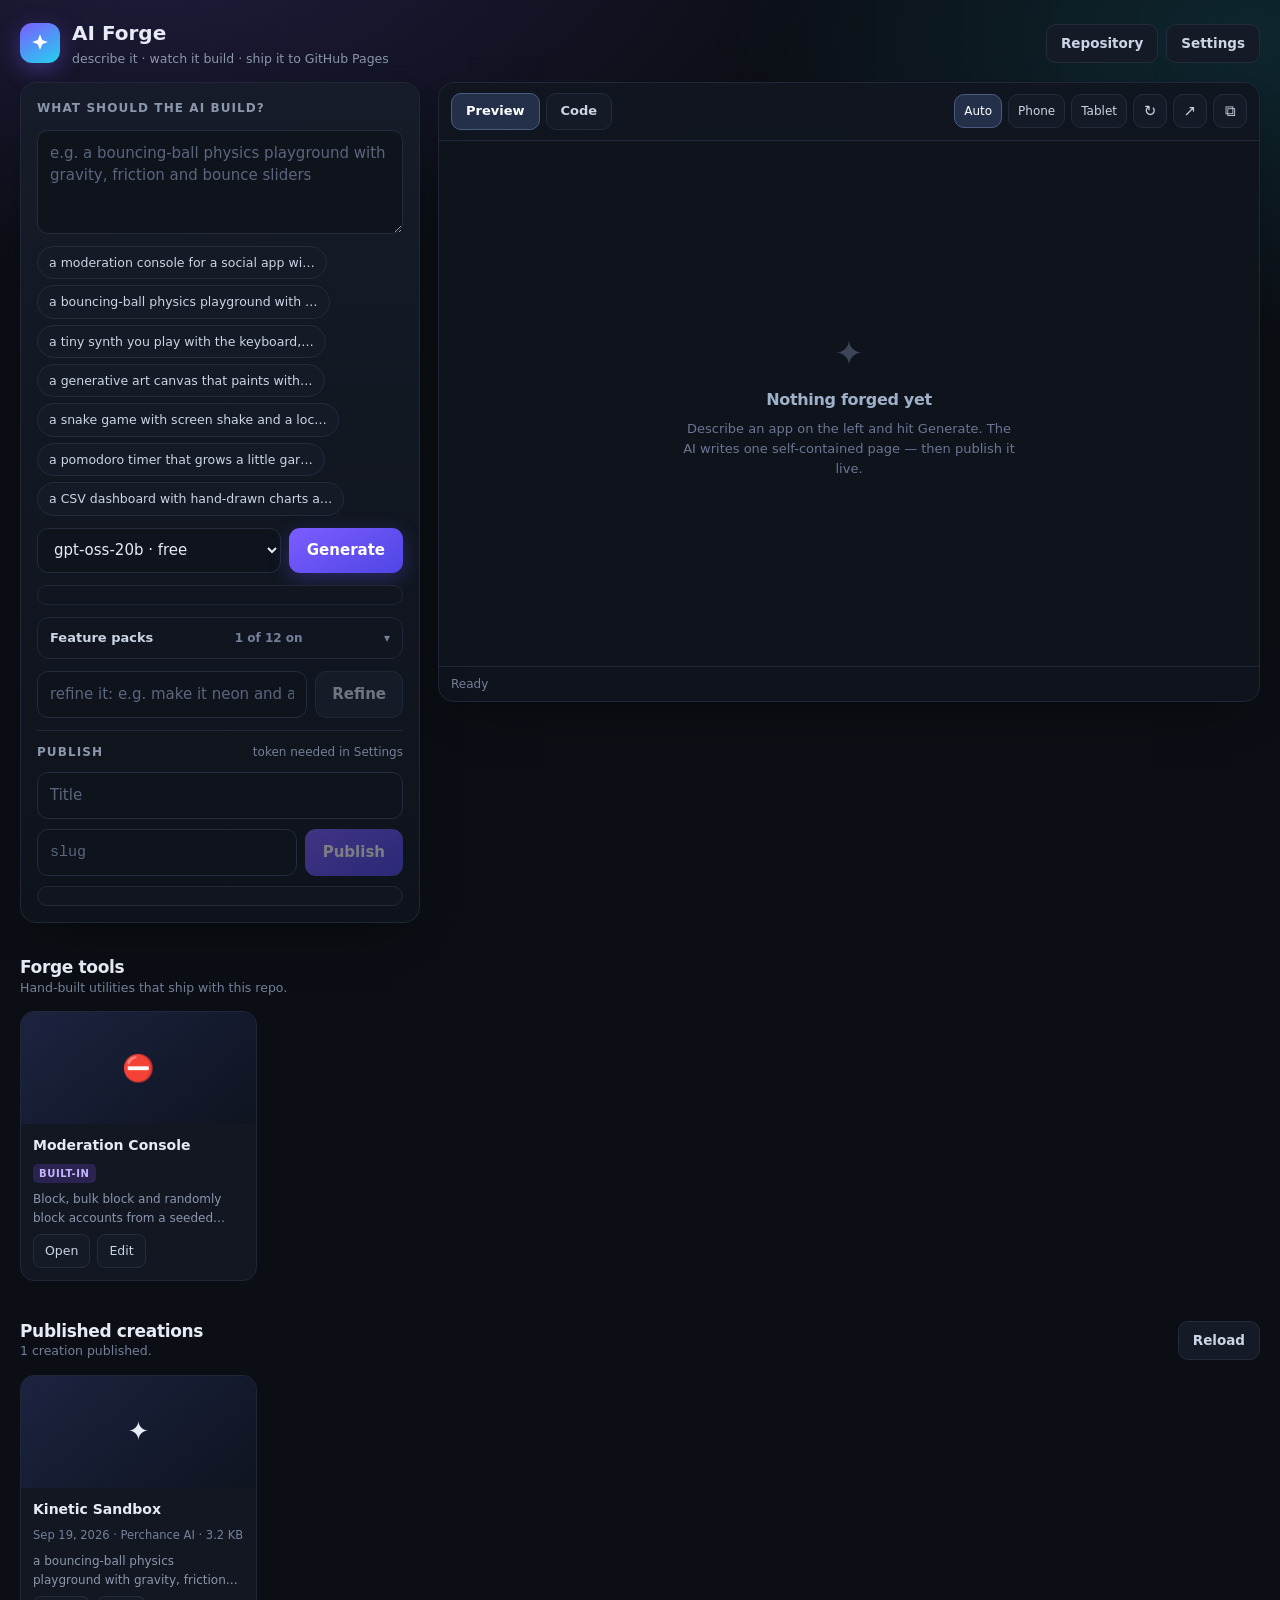
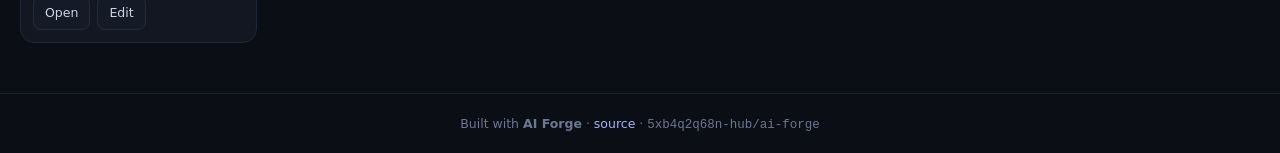
<file: index.html>
<!DOCTYPE html>
<html lang="en">
<head>
<meta charset="utf-8">
<meta name="viewport" content="width=device-width, initial-scale=1, viewport-fit=cover">
<title>AI Forge</title>
<meta name="description" content="Describe an app, watch an AI build it, publish it straight to GitHub Pages.">
<link rel="icon" href="data:image/svg+xml,%3Csvg xmlns='http://www.w3.org/2000/svg' viewBox='0 0 32 32'%3E%3Crect width='32' height='32' rx='8' fill='%230b0e14'/%3E%3Cpath d='M16 5l3 8 8 3-8 3-3 8-3-8-8-3 8-3z' fill='%237c5cff'/%3E%3C/svg%3E">
<link rel="stylesheet" href="styles.css">
</head>
<body>

<header class="topbar">
  <div class="brand">
    <span class="mark" aria-hidden="true">
      <svg viewBox="0 0 24 24" fill="none"><path d="M12 2.5l2.4 6.1 6.1 2.4-6.1 2.4L12 19.5l-2.4-6.1L3.5 11l6.1-2.4z" fill="#fff"/></svg>
    </span>
    <div>
      <div class="brand-name">AI Forge</div>
      <div class="brand-sub">describe it &middot; watch it build &middot; ship it to GitHub Pages</div>
    </div>
  </div>
  <div class="topbar-actions">
    <a id="repoLink" class="ghost-btn" href="#" target="_blank" rel="noopener">Repository</a>
    <button id="settingsBtn" class="ghost-btn" type="button">Settings</button>
  </div>
</header>

<main class="studio">
  <section class="panel build" aria-label="Build controls">
    <label class="label" for="promptInput">What should the AI build?</label>
    <textarea id="promptInput" placeholder="e.g. a bouncing-ball physics playground with gravity, friction and bounce sliders"></textarea>
    <div id="chips" class="chips"></div>

    <div class="row">
      <select id="modelSelect" class="text-input" aria-label="Model"></select>
      <button id="generateBtn" class="primary-btn" type="button">Generate</button>
    </div>

    <div id="progWrap" hidden><div class="bar"><i></i></div></div>
    <div id="statusEl" class="status" hidden></div>
    <details id="thinkFold" class="think" hidden>
      <summary>Model reasoning</summary>
      <pre id="thinkEl"></pre>
    </details>

    <details class="fold" id="packsFold">
      <summary><span>Feature packs</span><span class="hint" id="packsCount"></span></summary>
      <div class="fold-body" id="packList"></div>
    </details>

    <div class="row">
      <input id="refineInput" class="text-input" placeholder="refine it: e.g. make it neon and add sound" aria-label="Refinement instruction">
      <button id="refineBtn" class="secondary-btn" type="button" disabled>Refine</button>
    </div>

    <div class="publish">
      <div class="row" style="justify-content:space-between;align-items:center">
        <span class="label">Publish</span>
        <span class="hint" id="pubHint"></span>
      </div>
      <input id="titleInput" class="text-input" placeholder="Title" aria-label="Title">
      <div class="row">
        <input id="slugInput" class="text-input mono" placeholder="slug" aria-label="URL slug">
        <button id="publishBtn" class="primary-btn" type="button" disabled>Publish</button>
      </div>
      <div id="publishStatus" class="status" hidden></div>
    </div>
  </section>

  <section class="panel stage" aria-label="Preview">
    <div class="toolbar">
      <div class="tabs" role="tablist">
        <button id="tabPreview" class="tab active" type="button" role="tab">Preview</button>
        <button id="tabCode" class="tab" type="button" role="tab">Code</button>
      </div>
      <div class="toolbar-right">
        <div class="devices">
          <button class="icon-btn device-btn on" data-w="100%" type="button" title="Full width" aria-label="Full width">Auto</button>
          <button class="icon-btn device-btn" data-w="390px" type="button" title="Phone width" aria-label="Phone width">Phone</button>
          <button class="icon-btn device-btn" data-w="820px" type="button" title="Tablet width" aria-label="Tablet width">Tablet</button>
        </div>
        <button id="reloadBtn" class="icon-btn" type="button" title="Reload preview" aria-label="Reload preview">&#8635;</button>
        <button id="openBtn" class="icon-btn" type="button" title="Open in new tab" aria-label="Open in new tab">&#8599;</button>
        <button id="copyBtn" class="icon-btn" type="button" title="Copy HTML" aria-label="Copy HTML">&#10697;</button>
      </div>
    </div>
    <div class="stage-body">
      <iframe id="previewFrame" title="Generated app preview" hidden
        sandbox="allow-scripts allow-forms allow-modals allow-popups allow-pointer-lock allow-downloads"></iframe>
      <div id="emptyState" class="empty">
        <div class="glyph" aria-hidden="true">&#10022;</div>
        <h3>Nothing forged yet</h3>
        <p>Describe an app on the left and hit Generate. The AI writes one self-contained page &mdash; then publish it live.</p>
      </div>
      <pre id="codeView" hidden><code id="codeEl"></code></pre>
    </div>
    <div class="metabar" id="metaBar"><span>Ready</span></div>
  </section>
</main>

<div class="wrap">
  <div class="sec-head">
    <div>
      <h2>Forge tools</h2>
      <div class="sub">Hand-built utilities that ship with this repo.</div>
    </div>
  </div>
  <div id="toolsGrid" class="grid"></div>
</div>

<div class="wrap" style="padding-top:0">
  <div class="sec-head">
    <div>
      <h2>Published creations</h2>
      <div class="sub" id="gallerySub">Everything forged and published to this repo.</div>
    </div>
    <button id="refreshGalleryBtn" class="ghost-btn" type="button">Reload</button>
  </div>
  <div id="galleryGrid" class="grid"></div>
</div>

<footer>
  Built with <b>AI Forge</b> &middot; <a id="footRepo" href="#" target="_blank" rel="noopener">source</a> &middot;
  <span class="mono" id="footOwner"></span>
</footer>

<div id="toasts" aria-live="polite"></div>

<dialog id="settingsDlg">
  <form id="settingsForm" method="dialog">
    <div class="dlg-head">
      <h3>Settings</h3>
      <button class="icon-btn" value="cancel" aria-label="Close" type="submit">&#10005;</button>
    </div>
    <div class="dlg-body">
      <div class="field">
        <span>GitHub token</span>
        <input id="setToken" class="text-input mono" type="password" placeholder="github_pat_..." autocomplete="off" spellcheck="false">
        <small>Stored only in this browser's localStorage &mdash; never committed to the repo. Use a
          <b>fine-grained</b> token scoped to this one repository with <b>Contents: Read and write</b>.</small>
      </div>
      <div class="warn">
        Anyone who can run JavaScript on this page could read a token stored here. For anything long-term,
        use a fine-grained token with access to <b>only this repository</b>.
      </div>
      <div class="row">
        <div class="field" style="flex:1">
          <span>Owner</span>
          <input id="setOwner" class="text-input mono" spellcheck="false">
        </div>
        <div class="field" style="flex:1">
          <span>Repository</span>
          <input id="setRepo" class="text-input mono" spellcheck="false">
        </div>
      </div>
      <div class="row">
        <div class="field" style="flex:1">
          <span>Branch</span>
          <input id="setBranch" class="text-input mono" spellcheck="false">
        </div>
        <div class="field" style="flex:2">
          <span>Creativity</span>
          <select id="setTemp" class="text-input">
            <option value="0.4">Focused</option>
            <option value="0.7">Balanced</option>
            <option value="1.0">Adventurous</option>
          </select>
        </div>
      </div>
      <details class="fold">
        <summary><span>Custom AI endpoint (optional)</span></summary>
        <div class="fold-body col">
          <div class="field">
            <span>Base URL</span>
            <input id="setBaseUrl" class="text-input mono" placeholder="https://api.openai.com/v1" spellcheck="false">
            <small>Any OpenAI-compatible API. Leave empty to use the built-in free model.</small>
          </div>
          <div class="field">
            <span>Model name</span>
            <input id="setModel" class="text-input mono" placeholder="gpt-4o-mini" spellcheck="false">
          </div>
          <div class="field">
            <span>API key</span>
            <input id="setApiKey" class="text-input mono" type="password" autocomplete="off" spellcheck="false">
            <small>Stored in this browser only.</small>
          </div>
        </div>
      </details>
    </div>
    <div class="dlg-foot">
      <button class="ghost-btn" value="cancel" type="submit">Cancel</button>
      <button id="saveSettingsBtn" class="primary-btn" value="save" type="submit">Save</button>
    </div>
  </form>
</dialog>

<script src="app.js"></script>
</body>
</html>
</file>
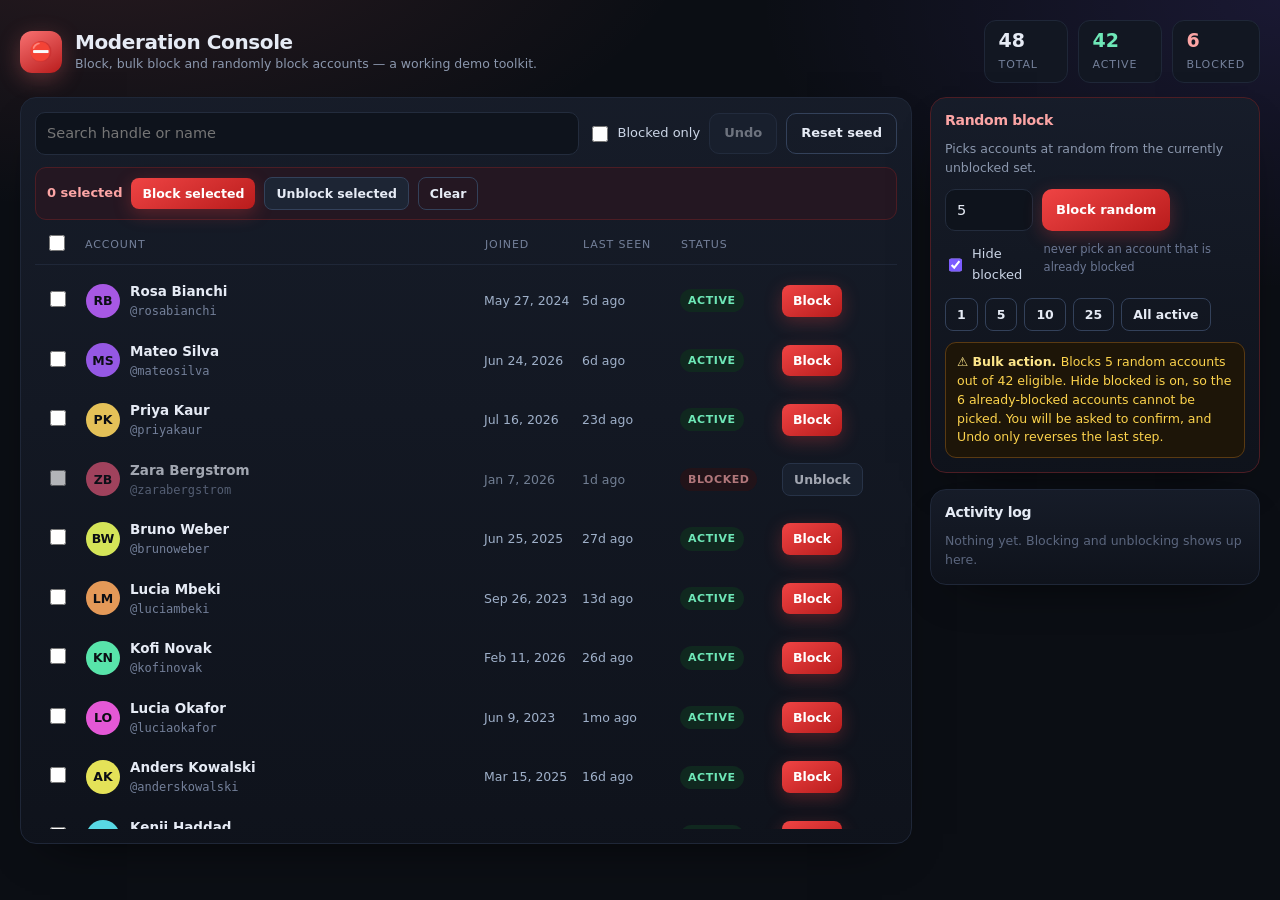
<file: tools/moderation-console.html>
<!DOCTYPE html>
<html lang="en">
<head>
<meta charset="utf-8">
<meta name="viewport" content="width=device-width, initial-scale=1, viewport-fit=cover">
<title>Moderation Console</title>
<meta name="description" content="Block, bulk block and randomly block accounts from a directory.">
<link rel="icon" href="data:image/svg+xml,%3Csvg xmlns='http://www.w3.org/2000/svg' viewBox='0 0 32 32'%3E%3Crect width='32' height='32' rx='8' fill='%230b0e14'/%3E%3Ccircle cx='16' cy='16' r='9' fill='none' stroke='%23f87171' stroke-width='3'/%3E%3Cpath d='M10 16h12' stroke='%23f87171' stroke-width='3'/%3E%3C/svg%3E">
<style>
*, *::before, *::after { box-sizing: border-box; }
html { -webkit-text-size-adjust: 100%; }
body {
  margin: 0; min-height: 100vh; text-align: left; color: #e6ebf5;
  font: 14.5px/1.55 ui-sans-serif, system-ui, -apple-system, "Segoe UI", Roboto, Helvetica, Arial, sans-serif;
  background:
    radial-gradient(1000px 500px at 8% -10%, rgba(248, 113, 113, .13), transparent 60%),
    radial-gradient(900px 500px at 100% 0%, rgba(124, 92, 255, .13), transparent 58%),
    #0b0e14;
  background-attachment: fixed;
}
h1, h2, h3 { margin: 0; line-height: 1.2; letter-spacing: -.02em; }
p { margin: 0; }
button, input, select { font: inherit; color: inherit; }
:focus-visible { outline: 2px solid #7c5cff; outline-offset: 2px; }
.sr { position: absolute; width: 1px; height: 1px; overflow: hidden; clip: rect(0 0 0 0); }
.mono { font-family: ui-monospace, SFMono-Regular, Menlo, Consolas, monospace; }

.top {
  max-width: 1400px; margin: 0 auto; padding: 20px 20px 14px;
  display: flex; align-items: center; justify-content: space-between; gap: 16px; flex-wrap: wrap;
}
.brand { display: flex; align-items: center; gap: 13px; }
.mark {
  width: 42px; height: 42px; border-radius: 12px; flex: none; display: grid; place-items: center;
  background: linear-gradient(150deg, #f87171, #b91c1c); font-size: 19px;
  box-shadow: 0 6px 22px rgba(248, 113, 113, .3);
}
h1 { font-size: 20px; font-weight: 700; }
.sub { font-size: 12.5px; color: #8b97ad; }

.stats { display: flex; gap: 10px; flex-wrap: wrap; }
.stat { background: #121722; border: 1px solid #1f2738; border-radius: 12px; padding: 8px 14px; min-width: 84px; }
.stat b { display: block; font-size: 19px; line-height: 1.2; }
.stat span { font-size: 11px; letter-spacing: .08em; text-transform: uppercase; color: #74809a; }
.stat.blocked b { color: #fca5a5; }
.stat.active b { color: #6ee7b7; }

main {
  max-width: 1400px; margin: 0 auto; padding: 0 20px 44px;
  display: grid; grid-template-columns: minmax(0, 1fr) 330px; gap: 18px; align-items: start;
}
.panel {
  background: linear-gradient(180deg, rgba(23, 29, 42, .93), rgba(15, 19, 28, .93));
  border: 1px solid #1f2738; border-radius: 16px; padding: 14px;
  box-shadow: 0 20px 50px -30px rgba(0, 0, 0, .9);
}
.panel + .panel { margin-top: 16px; }
.panel h2 { font-size: 14px; font-weight: 700; margin-bottom: 10px; }

.btn {
  background: #1d2534; border: 1px solid #33415a; color: #e6ebf5;
  padding: 9px 14px; border-radius: 10px; font-weight: 600; font-size: 13px; cursor: pointer;
  transition: .15s ease; white-space: nowrap;
}
.btn:hover:not(:disabled) { background: #253044; }
.btn:disabled { opacity: .42; cursor: not-allowed; }
.btn.danger { background: linear-gradient(150deg, #ef4444, #b91c1c); border: 0; color: #fff; box-shadow: 0 5px 18px rgba(239, 68, 68, .28); }
.btn.danger:hover:not(:disabled) { filter: brightness(1.1); }
.btn.ghost { background: transparent; }
.btn.sm { padding: 6px 11px; font-size: 12.5px; border-radius: 8px; }

.tools { display: flex; gap: 9px; align-items: center; flex-wrap: wrap; margin-bottom: 12px; }
input[type="text"], input[type="number"], input[type="search"] {
  background: #0e131c; border: 1px solid #232c3d; border-radius: 10px; padding: 9px 11px; transition: .15s ease;
}
input:focus { outline: none; border-color: #5b6cff; box-shadow: 0 0 0 3px rgba(92, 108, 255, .18); }
#search { flex: 1; min-width: 160px; }
.toggle { display: inline-flex; align-items: center; gap: 7px; font-size: 13px; color: #cbd5e6; cursor: pointer; user-select: none; }
.chk-row { margin-top: 10px; }
.chk-row .hint { color: #6b7793; font-size: 11.5px; }
input[type="checkbox"] { width: 16px; height: 16px; accent-color: #7c5cff; cursor: pointer; }

.bulk {
  display: flex; gap: 9px; align-items: center; flex-wrap: wrap;
  background: #241722; border: 1px solid #4c1d24; border-radius: 11px; padding: 9px 11px; margin-bottom: 12px;
}
.bulk span { font-size: 13px; color: #fca5a5; font-weight: 600; }

.listhead, .row {
  display: grid; grid-template-columns: 30px minmax(0, 1.7fr) 88px 88px 92px 104px;
  gap: 10px; align-items: center;
}
.listhead {
  font-size: 11px; letter-spacing: .08em; text-transform: uppercase; color: #74809a;
  padding: 0 10px 8px; border-bottom: 1px solid #1f2738; margin-bottom: 6px;
}
.list { max-height: 62vh; overflow: auto; }
.row { padding: 9px 10px; border-radius: 11px; border: 1px solid transparent; }
.row:hover { background: #141b28; }
.row.sel { background: #1a2130; border-color: #33415a; }
.row.is-blocked { opacity: .68; }
.who { display: flex; align-items: center; gap: 10px; min-width: 0; }
.avatar {
  width: 34px; height: 34px; border-radius: 50%; flex: none; display: grid; place-items: center;
  font-weight: 700; font-size: 12.5px; color: #0b0e14;
}
.who .txt { min-width: 0; }
.who .n { font-weight: 600; font-size: 13.5px; white-space: nowrap; overflow: hidden; text-overflow: ellipsis; }
.who .h { font-size: 12px; color: #74809a; white-space: nowrap; overflow: hidden; text-overflow: ellipsis; }
.cell { font-size: 12.5px; color: #9fb0c9; }
.pill { font-size: 11px; font-weight: 700; letter-spacing: .05em; text-transform: uppercase; padding: 3px 8px; border-radius: 999px; display: inline-block; }
.pill.ok { background: #10281f; color: #6ee7b7; }
.pill.bad { background: #2a1216; color: #fca5a5; }
.empty { padding: 30px; text-align: center; color: #74809a; font-size: 13px; }

.danger-panel { border-color: #4c1d24; }
.danger-panel h2 { color: #fca5a5; }
.hint { font-size: 12.5px; color: #8b97ad; margin-bottom: 11px; }
.row2 { display: flex; gap: 9px; }
#randCount { width: 88px; }
.warn {
  border: 1px solid #5a3a12; background: #1d1508; color: #fcd34d; border-radius: 11px;
  padding: 10px 11px; font-size: 12.5px; line-height: 1.5; margin-top: 11px;
}
.warn b { color: #fde68a; }
.quick { display: flex; gap: 7px; margin-top: 10px; flex-wrap: wrap; }

.log { list-style: none; margin: 0; padding: 0; max-height: 300px; overflow: auto; display: flex; flex-direction: column; gap: 7px; }
.log li { font-size: 12.5px; color: #9fb0c9; border-left: 2px solid #2a3448; padding-left: 10px; }
.log li b { color: #e6ebf5; }
.log .t { color: #5b667e; font-size: 11px; }
.log .empty-log { border: 0; color: #5b667e; padding: 0; }

dialog {
  border: 1px solid #4c1d24; border-radius: 16px; background: #121722; color: #e6ebf5;
  padding: 0; width: min(460px, 94vw); box-shadow: 0 40px 90px -40px #000;
}
dialog::backdrop { background: rgba(4, 6, 10, .76); }
.dlg-head { padding: 15px 18px 0; }
.dlg-head h3 { font-size: 16px; color: #fca5a5; }
.dlg-body { padding: 12px 18px 4px; font-size: 13.5px; line-height: 1.6; color: #cbd5e6; }
.dlg-foot { padding: 16px 18px; display: flex; justify-content: flex-end; gap: 9px; }

#toasts { position: fixed; right: 14px; bottom: 14px; display: flex; flex-direction: column; gap: 8px; z-index: 60; max-width: 320px; }
.toast {
  background: #161d2b; border: 1px solid #2a3448; border-left: 3px solid #f87171; color: #e6ebf5;
  padding: 10px 14px; border-radius: 10px; font-size: 13px; box-shadow: 0 16px 40px -20px #000;
  animation: rise .22s ease;
}
.toast.ok { border-left-color: #34d399; }
@keyframes rise { from { opacity: 0; transform: translateY(8px); } }
@media (prefers-reduced-motion: reduce) { * { animation-duration: .001ms !important; transition-duration: .001ms !important; } }

@media (max-width: 900px) {
  main { grid-template-columns: 1fr; }
  .listhead { display: none; }
  .row { grid-template-columns: 30px minmax(0, 1fr); row-gap: 8px; padding: 12px 10px; border-color: #1f2738; }
  .row .cell, .row .act { grid-column: 2; }
  .row .cell { display: flex; gap: 6px; }
  .row .cell::before { content: attr(data-l); color: #5b667e; }
}
</style>
</head>
<body>

<header class="top">
  <div class="brand">
    <span class="mark" aria-hidden="true">&#9940;</span>
    <div>
      <h1>Moderation Console</h1>
      <p class="sub">Block, bulk block and randomly block accounts &mdash; a working demo toolkit.</p>
    </div>
  </div>
  <div class="stats" id="stats"></div>
</header>

<main>
  <section class="panel" aria-label="Account directory">
    <div class="tools">
      <input id="search" type="search" placeholder="Search handle or name" aria-label="Search accounts">
      <label class="toggle"><input type="checkbox" id="onlyBlocked"> Blocked only</label>
      <button id="undoBtn" class="btn" type="button" disabled>Undo</button>
      <button id="resetBtn" class="btn ghost" type="button">Reset seed</button>
    </div>

    <div class="bulk" id="bulkBar" hidden>
      <span id="selCount">0 selected</span>
      <button id="blockSel" class="btn danger sm" type="button">Block selected</button>
      <button id="unblockSel" class="btn sm" type="button">Unblock selected</button>
      <button id="clearSel" class="btn ghost sm" type="button">Clear</button>
    </div>

    <div class="listhead" aria-hidden="true">
      <label class="chk"><input type="checkbox" id="selectAll" aria-label="Select all visible"></label>
      <span>Account</span><span>Joined</span><span>Last seen</span><span>Status</span><span></span>
    </div>
    <div class="list" id="list"></div>
    <div class="empty" id="listEmpty" hidden>No accounts match those filters.</div>
  </section>

  <aside>
    <section class="panel danger-panel" aria-label="Random block">
      <h2>Random block</h2>
      <p class="hint">Picks accounts at random from the currently unblocked set.</p>
      <div class="row2">
        <input id="randCount" type="number" min="1" step="1" value="5" aria-label="How many accounts to block at random">
        <button id="randBtn" class="btn danger" type="button">Block random</button>
      </div>
      <label class="toggle chk-row" title="Keep already-blocked accounts out of the random draw">
        <input type="checkbox" id="hideBlocked" checked> Hide blocked
        <span class="hint">never pick an account that is already blocked</span>
      </label>
      <div class="quick" id="quickCounts"></div>
      <div class="warn" id="randWarn"></div>
    </section>

    <section class="panel" aria-label="Activity log">
      <h2>Activity log</h2>
      <ul class="log" id="log"></ul>
    </section>
  </aside>
</main>

<div id="toasts" aria-live="polite"></div>

<dialog id="confirmDlg">
  <div class="dlg-head"><h3 id="cfTitle">Are you sure?</h3></div>
  <div class="dlg-body" id="cfBody"></div>
  <div class="dlg-foot">
    <button id="cfCancel" class="btn" type="button">Cancel</button>
    <button id="cfOk" class="btn danger" type="button">Confirm</button>
  </div>
</dialog>

<script>
(function () {
  "use strict";
  var $ = function (s, r) { return (r || document).querySelector(s); };
  var $$ = function (s, r) { return Array.prototype.slice.call((r || document).querySelectorAll(s)); };
  var LS = "modconsole.v1";

  var FIRST = ["Ada", "Noor", "Kenji", "Lucia", "Tobias", "Priya", "Mateo", "Zara", "Ines", "Dmitri", "Hana", "Oscar", "Freya", "Malik", "Yuki", "Rosa", "Anders", "Leila", "Pablo", "Nina", "Idris", "Sofia", "Jonas", "Amara", "Ravi", "Greta", "Theo", "Mina", "Lars", "Chiara", "Kofi", "Elena", "Hugo", "Sana", "Bruno", "Aisha", "Otto", "Camille", "Ezra", "Nadia"];
  var LAST = ["Okafor", "Lindqvist", "Moreau", "Tanaka", "Silva", "Novak", "Haddad", "Kowalski", "Bergstrom", "Ferreira", "Adeyemi", "Rossi", "Nakamura", "Dubois", "Ivanov", "Mbeki", "Larsen", "Costa", "Weber", "Kaur", "Nguyen", "Almeida", "Sharma", "Bianchi", "Sorensen", "Yilmaz", "Delgado", "Fischer"];

  function mulberry32(a) {
    return function () {
      a |= 0; a = a + 0x6D2B79F5 | 0;
      var t = Math.imul(a ^ a >>> 15, 1 | a);
      t = t + Math.imul(t ^ t >>> 7, 61 | t) ^ t;
      return ((t ^ t >>> 14) >>> 0) / 4294967296;
    };
  }

  function seedUsers() {
    var rnd = mulberry32(Math.floor(Math.random() * 1e9));
    var out = [], used = {}, i;
    for (i = 0; i < 48; i++) {
      var f = FIRST[Math.floor(rnd() * FIRST.length)];
      var l = LAST[Math.floor(rnd() * LAST.length)];
      var handle = (f + l).toLowerCase(), n = 1;
      while (used[handle]) { handle = (f + l).toLowerCase() + (++n); }
      used[handle] = 1;
      out.push({
        id: "u" + i,
        name: f + " " + l,
        handle: "@" + handle,
        joined: Date.now() - Math.floor(rnd() * 1.1e11) - 2.6e9,
        lastSeen: Date.now() - Math.floor(rnd() * 3.5e9),
        blocked: rnd() < 0.06,
        hue: Math.floor(rnd() * 360)
      });
    }
    return out;
  }

  var state = {
    users: [],
    log: [],
    history: [],
    selection: {},
    seed: 0
  };

  function save() {
    try {
      localStorage.setItem(LS, JSON.stringify({
        users: state.users, log: state.log.slice(0, 40), seed: state.seed, history: state.history.slice(-8)
      }));
    } catch (e) {}
  }

  function load() {
    try {
      var raw = localStorage.getItem(LS);
      if (!raw) return false;
      var p = JSON.parse(raw);
      if (!p || !Array.isArray(p.users) || !p.users.length) return false;
      state.users = p.users;
      state.log = Array.isArray(p.log) ? p.log : [];
      state.history = Array.isArray(p.history) ? p.history : [];
      state.seed = p.seed || 0;
      return true;
    } catch (e) { return false; }
  }

  var rng = mulberry32(Date.now() & 0xffffffff);

  function toast(msg, kind) {
    var el = document.createElement("div");
    el.className = "toast" + (kind ? " " + kind : "");
    el.textContent = msg;
    $("#toasts").appendChild(el);
    setTimeout(function () { el.remove(); }, 3600);
  }

  function initials(name) {
    return name.split(/\s+/).map(function (w) { return w.charAt(0); }).join("").slice(0, 2).toUpperCase();
  }

  function timeAgo(ts) {
    var s = Math.max(1, Math.floor((Date.now() - ts) / 1000));
    if (s < 60) return s + "s ago";
    var m = Math.floor(s / 60);
    if (m < 60) return m + "m ago";
    var h = Math.floor(m / 60);
    if (h < 24) return h + "h ago";
    var d = Math.floor(h / 24);
    if (d < 30) return d + "d ago";
    var mo = Math.floor(d / 30);
    if (mo < 12) return mo + "mo ago";
    return Math.floor(mo / 12) + "y ago";
  }

  function shortDate(ts) {
    return new Date(ts).toLocaleDateString(undefined, { year: "numeric", month: "short", day: "numeric" });
  }

  function pushHistory(label) {
    state.history.push({ label: label, blocked: state.users.map(function (u) { return u.blocked; }) });
    if (state.history.length > 30) state.history.shift();
  }

  function addLog(action, detail) {
    state.log.unshift({ t: Date.now(), action: action, detail: detail });
    if (state.log.length > 60) state.log.pop();
  }

  function visible() {
    var q = $("#search").value.trim().toLowerCase();
    var only = $("#onlyBlocked").checked;
    return state.users.filter(function (u) {
      if (only && !u.blocked) return false;
      if (!q) return true;
      return u.name.toLowerCase().indexOf(q) !== -1 || u.handle.toLowerCase().indexOf(q) !== -1;
    });
  }

  function renderStats() {
    var total = state.users.length;
    var blocked = state.users.filter(function (u) { return u.blocked; }).length;
    var box = $("#stats");
    box.innerHTML = "";
    [["Total", total, ""], ["Active", total - blocked, "active"], ["Blocked", blocked, "blocked"]].forEach(function (row) {
      var d = document.createElement("div");
      d.className = "stat " + row[2];
      var b = document.createElement("b");
      b.textContent = row[1];
      var s = document.createElement("span");
      s.textContent = row[0];
      d.appendChild(b); d.appendChild(s);
      box.appendChild(d);
    });
  }

  function renderList() {
    var list = $("#list");
    list.innerHTML = "";
    var rows = visible();
    $("#listEmpty").hidden = rows.length > 0;

    rows.forEach(function (u) {
      var row = document.createElement("div");
      row.className = "row" + (u.blocked ? " is-blocked" : "") + (state.selection[u.id] ? " sel" : "");
      row.setAttribute("role", "listitem");

      var chk = document.createElement("label");
      chk.className = "chk";
      var cb = document.createElement("input");
      cb.type = "checkbox";
      cb.checked = !!state.selection[u.id];
      cb.setAttribute("aria-label", "Select " + u.handle);
      cb.onchange = function () {
        if (this.checked) state.selection[u.id] = true; else delete state.selection[u.id];
        updateBulk();
        row.classList.toggle("sel", this.checked);
      };
      chk.appendChild(cb);
      row.appendChild(chk);

      var who = document.createElement("div");
      who.className = "who";
      var av = document.createElement("span");
      av.className = "avatar";
      av.style.background = "hsl(" + u.hue + " 72% 62%)";
      av.textContent = initials(u.name);
      var txt = document.createElement("div");
      txt.className = "txt";
      var n = document.createElement("div");
      n.className = "n";
      n.textContent = u.name;
      var h = document.createElement("div");
      h.className = "h mono";
      h.textContent = u.handle;
      txt.appendChild(n); txt.appendChild(h);
      who.appendChild(av); who.appendChild(txt);
      row.appendChild(who);

      var joined = document.createElement("div");
      joined.className = "cell";
      joined.setAttribute("data-l", "Joined");
      joined.textContent = shortDate(u.joined);
      row.appendChild(joined);

      var seen = document.createElement("div");
      seen.className = "cell";
      seen.setAttribute("data-l", "Last seen");
      seen.textContent = timeAgo(u.lastSeen);
      row.appendChild(seen);

      var st = document.createElement("div");
      st.className = "cell";
      st.setAttribute("data-l", "Status");
      var pill = document.createElement("span");
      pill.className = "pill " + (u.blocked ? "bad" : "ok");
      pill.textContent = u.blocked ? "Blocked" : "Active";
      st.appendChild(pill);
      row.appendChild(st);

      var act = document.createElement("div");
      act.className = "act";
      var btn = document.createElement("button");
      btn.type = "button";
      btn.className = "btn sm" + (u.blocked ? "" : " danger");
      btn.textContent = u.blocked ? "Unblock" : "Block";
      btn.onclick = function () {
        pushHistory((u.blocked ? "Unblock " : "Block ") + u.handle);
        u.blocked = !u.blocked;
        addLog(u.blocked ? "Block" : "Unblock", u.handle + " (" + u.name + ")");
        save(); render();
        toast((u.blocked ? "Blocked " : "Unblocked ") + u.handle, u.blocked ? "" : "ok");
      };
      act.appendChild(btn);
      row.appendChild(act);

      list.appendChild(row);
    });
  }

  function selIds() {
    return Object.keys(state.selection).filter(function (k) { return state.selection[k]; });
  }

  function updateBulk() {
    var ids = selIds();
    $("#bulkBar").hidden = ids.length === 0;
    $("#selCount").textContent = ids.length + " selected";
    var vis = visible();
    var visIds = vis.map(function (u) { return u.id; });
    var allSel = visIds.length > 0 && visIds.every(function (id) { return state.selection[id]; });
    $("#selectAll").checked = allSel;
    updateRandWarn();
  }

  function bulkSet(blocked) {
    var ids = selIds();
    if (!ids.length) return;
    var changed = 0, labels = [];
    pushHistory((blocked ? "Bulk block x" : "Bulk unblock x") + ids.length);
    ids.forEach(function (id) {
      var u = state.users.filter(function (x) { return x.id === id; })[0];
      if (!u || u.blocked === blocked) return;
      u.blocked = blocked;
      changed++;
      labels.push(u.handle);
    });
    addLog(blocked ? "Bulk block" : "Bulk unblock", changed + " accounts: " + labels.slice(0, 3).join(", ") + (labels.length > 3 ? " +" + (labels.length - 3) : ""));
    state.selection = {};
    save(); render(); updateBulk();
    toast((blocked ? "Blocked " : "Unblocked ") + changed + " account" + (changed === 1 ? "" : "s"), blocked ? "" : "ok");
  }

  function renderLog() {
    var ul = $("#log");
    ul.innerHTML = "";
    if (!state.log.length) {
      var li = document.createElement("li");
      li.className = "empty-log";
      li.textContent = "Nothing yet. Blocking and unblocking shows up here.";
      ul.appendChild(li);
      return;
    }
    state.log.slice(0, 25).forEach(function (e) {
      var li = document.createElement("li");
      var b = document.createElement("b");
      b.textContent = e.action + ": ";
      li.appendChild(b);
      li.appendChild(document.createTextNode(e.detail));
      var t = document.createElement("span");
      t.className = "t";
      t.textContent = " \u00B7 " + timeAgo(e.t);
      li.appendChild(t);
      ul.appendChild(li);
    });
  }

  function randPool() {
    var hide = $("#hideBlocked").checked;
    return state.users.filter(function (u) { return hide ? !u.blocked : true; });
  }

  function updateRandWarn() {
    var pool = randPool();
    var active = state.users.filter(function (u) { return !u.blocked; }).length;
    var blockedN = state.users.length - active;
    var hide = $("#hideBlocked").checked;
    var n = parseInt($("#randCount").value, 10);
    if (!isFinite(n) || n < 1) n = 1;
    var eff = Math.min(n, pool.length);
    var w = $("#randWarn");
    w.innerHTML = "";
    var strong = document.createElement("b");
    strong.textContent = "\u26A0 Bulk action. ";
    w.appendChild(strong);
    w.appendChild(document.createTextNode(
      "Blocks " + eff + " random account" + (eff === 1 ? "" : "s") + " out of " + pool.length + " eligible. " +
      (hide
        ? "Hide blocked is on, so the " + blockedN + " already-blocked account" + (blockedN === 1 ? "" : "s") + " cannot be picked. "
        : "Hide blocked is off, so already-blocked accounts can be picked again. ") +
      "You will be asked to confirm, and Undo only reverses the last step."
    ));
    $("#randBtn").disabled = pool.length === 0;
  }

  function render() {
    renderStats();
    renderList();
    renderLog();
    updateBulk();
    updateRandWarn();
    $("#undoBtn").disabled = state.history.length === 0;
  }

  function openConfirm(title, body, onOk) {
    $("#cfTitle").textContent = title;
    $("#cfBody").innerHTML = body;
    var dlg = $("#confirmDlg");
    var ok = $("#cfOk"), cancel = $("#cfCancel");
    function cleanup() { ok.onclick = null; cancel.onclick = null; }
    ok.onclick = function () { cleanup(); dlg.close(); onOk(); };
    cancel.onclick = function () { cleanup(); dlg.close(); };
    if (dlg.showModal) dlg.showModal(); else dlg.setAttribute("open", "");
  }

  function randomBlock() {
    var n = parseInt($("#randCount").value, 10);
    var pool = randPool();
    if (!isFinite(n) || n < 1) { toast("Enter how many accounts to block.", "err"); return; }
    if (!pool.length) { toast("No eligible accounts left to pick from.", "err"); return; }
    var eff = Math.min(n, pool.length);
    var shuffled = pool.slice(), i, j, t;
    for (i = shuffled.length - 1; i > 0; i--) {
      j = Math.floor(rng() * (i + 1));
      t = shuffled[i]; shuffled[i] = shuffled[j]; shuffled[j] = t;
    }
    var picks = shuffled.slice(0, eff);
    openConfirm(
      "Block " + eff + " account" + (eff === 1 ? "" : "s") + " at random?",
      "This immediately blocks <b>" + eff + "</b> randomly chosen account" + (eff === 1 ? "" : "s") +
      " from the <b>" + pool.length + "</b> currently active. Blocking hides their content from you. " +
      "Undo reverses this step; individual accounts can be unblocked afterwards.",
      function () {
        pushHistory("Random block x" + eff);
        var labels = [];
        picks.forEach(function (u) { u.blocked = true; labels.push(u.handle); });
        addLog("Random block", eff + " accounts: " + labels.slice(0, 3).join(", ") + (labels.length > 3 ? " +" + (labels.length - 3) + " more" : ""));
        save(); render();
        toast("Blocked " + eff + " random account" + (eff === 1 ? "" : "s"), "ok");
      }
    );
  }

  function undo() {
    var last = state.history.pop();
    if (!last) { toast("Nothing to undo.", "err"); return; }
    state.users.forEach(function (u, i) { if (last.blocked[i] !== undefined) u.blocked = last.blocked[i]; });
    addLog("Undo", last.label);
    save(); render();
    toast("Undid: " + last.label, "ok");
  }

  function resetSeed() {
    openConfirm("Reset the directory?",
      "This replaces the current account list with a freshly generated one and clears blocked state. This cannot be undone.",
      function () {
        state.users = seedUsers();
        state.log = [];
        state.history = [];
        state.selection = {};
        save(); render();
        toast("Directory re-seeded", "ok");
      });
  }

  function wire() {
    $("#search").addEventListener("input", function () { renderList(); updateBulk(); });
    $("#onlyBlocked").addEventListener("change", function () { renderList(); updateBulk(); });
    $("#selectAll").addEventListener("change", function () {
      var on = this.checked;
      visible().forEach(function (u) { if (on) state.selection[u.id] = true; else delete state.selection[u.id]; });
      renderList(); updateBulk();
    });
    $("#blockSel").onclick = function () { bulkSet(true); };
    $("#unblockSel").onclick = function () { bulkSet(false); };
    $("#clearSel").onclick = function () { state.selection = {}; renderList(); updateBulk(); };
    $("#undoBtn").onclick = undo;
    $("#resetBtn").onclick = resetSeed;
    $("#randBtn").onclick = randomBlock;
    $("#randCount").addEventListener("input", updateRandWarn);
    $("#hideBlocked").addEventListener("change", updateRandWarn);

    var quick = $("#quickCounts");
    [1, 5, 10, 25].forEach(function (n) {
      var b = document.createElement("button");
      b.type = "button";
      b.className = "btn ghost sm";
      b.textContent = n;
      b.onclick = function () { $("#randCount").value = n; updateRandWarn(); };
      quick.appendChild(b);
    });
    var all = document.createElement("button");
    all.type = "button";
    all.className = "btn ghost sm";
    all.textContent = "All active";
    all.onclick = function () {
      $("#randCount").value = state.users.filter(function (u) { return !u.blocked; }).length;
      updateRandWarn();
    };
    quick.appendChild(all);
  }

  function init() {
    if (!load()) {
      state.users = seedUsers();
      state.seed = Date.now();
      save();
    }
    wire();
    render();
  }

  if (document.readyState === "loading") document.addEventListener("DOMContentLoaded", init);
  else init();
})();
</script>
</body>
</html>
</file>
<file: styles.css>
*, *::before, *::after { box-sizing: border-box; }
html { -webkit-text-size-adjust: 100%; }
body {
  margin: 0;
  min-height: 100vh;
  text-align: left;
  color: #e6ebf5;
  font: 15px/1.55 ui-sans-serif, system-ui, -apple-system, "Segoe UI", Roboto, Helvetica, Arial, sans-serif;
  background:
    radial-gradient(1100px 560px at 12% -8%, rgba(124, 92, 255, .18), transparent 62%),
    radial-gradient(900px 520px at 98% 4%, rgba(34, 211, 238, .12), transparent 58%),
    #0b0e14;
  background-attachment: fixed;
}
h1, h2, h3 { margin: 0; line-height: 1.2; letter-spacing: -.02em; }
p { margin: 0; }
a { color: #a5b4fc; text-decoration: none; }
a:hover { color: #c7d2fe; }
code, pre, .mono { font-family: ui-monospace, SFMono-Regular, Menlo, Consolas, monospace; }
button, input, textarea, select { font: inherit; color: inherit; }
:focus-visible { outline: 2px solid #7c5cff; outline-offset: 2px; }
.sr { position: absolute; width: 1px; height: 1px; overflow: hidden; clip: rect(0 0 0 0); white-space: nowrap; }

/* ---------- shell ---------- */
.topbar {
  max-width: 1520px; margin: 0 auto; padding: 18px 20px 14px;
  display: flex; align-items: center; justify-content: space-between; gap: 16px; flex-wrap: wrap;
}
.brand { display: flex; align-items: center; gap: 12px; }
.mark {
  width: 40px; height: 40px; border-radius: 12px; flex: none;
  background: linear-gradient(150deg, #7c5cff, #22d3ee);
  display: grid; place-items: center;
  box-shadow: 0 6px 22px rgba(124, 92, 255, .38);
}
.mark svg { width: 22px; height: 22px; display: block; }
.brand-name { font-size: 20px; font-weight: 700; }
.brand-sub { font-size: 12.5px; color: #8b97ad; }
.topbar-actions { display: flex; gap: 8px; align-items: center; }

.ghost-btn, .icon-btn, .tab, .chip, .pack, .mini-btn, .device-btn {
  background: #141a26; border: 1px solid #232c3d; color: #cbd5e6;
  border-radius: 10px; cursor: pointer; transition: .16s ease;
}
.ghost-btn { padding: 8px 14px; font-size: 13.5px; font-weight: 600; }
.ghost-btn:hover, .icon-btn:hover, .tab:hover, .chip:hover, .mini-btn:hover, .device-btn:hover { background: #1b2332; border-color: #33415a; color: #fff; }
.icon-btn { height: 34px; min-width: 34px; display: grid; place-items: center; font-size: 15px; padding: 0 8px; }
.device-btn { font-size: 12px; padding: 5px 9px; }
.icon-btn.on, .device-btn.on { background: #24304a; border-color: #4a5b82; color: #fff; }

.primary-btn {
  background: linear-gradient(150deg, #7c5cff, #4f46e5); border: 0; color: #fff;
  padding: 11px 18px; border-radius: 11px; font-weight: 700; cursor: pointer;
  box-shadow: 0 6px 20px rgba(99, 91, 255, .3); transition: .16s ease; white-space: nowrap;
}
.primary-btn:hover:not(:disabled) { filter: brightness(1.1); transform: translateY(-1px); }
.primary-btn:disabled { opacity: .45; cursor: not-allowed; box-shadow: none; transform: none; }
.secondary-btn {
  background: #1d2534; border: 1px solid #33415a; color: #e6ebf5;
  padding: 11px 16px; border-radius: 11px; font-weight: 600; cursor: pointer; transition: .16s ease; white-space: nowrap;
}
.secondary-btn:hover:not(:disabled) { background: #253044; }
.secondary-btn:disabled { opacity: .45; cursor: not-allowed; }

/* ---------- studio ---------- */
.studio {
  max-width: 1520px; margin: 0 auto; padding: 0 20px 8px;
  display: grid; grid-template-columns: minmax(330px, 400px) minmax(0, 1fr); gap: 18px; align-items: start;
}
.panel {
  background: linear-gradient(180deg, rgba(23, 29, 42, .92), rgba(15, 19, 28, .92));
  border: 1px solid #1f2738; border-radius: 16px;
  box-shadow: 0 20px 50px -30px rgba(0, 0, 0, .9);
}
.build { padding: 16px; display: flex; flex-direction: column; gap: 12px; position: sticky; top: 12px; }
.label { font-size: 12px; font-weight: 700; letter-spacing: .09em; text-transform: uppercase; color: #8b97ad; }
.hint { font-size: 12px; color: #74809a; }
textarea, .text-input {
  width: 100%; background: #0e131c; border: 1px solid #232c3d; border-radius: 11px;
  padding: 11px 12px; resize: vertical; color: #e6ebf5; transition: .16s ease;
}
textarea { min-height: 104px; line-height: 1.5; }
textarea:focus, .text-input:focus { outline: none; border-color: #5b6cff; box-shadow: 0 0 0 3px rgba(92, 108, 255, .18); }
::placeholder { color: #5b667e; }

.chips { display: flex; flex-wrap: wrap; gap: 6px; }
.chip { padding: 6px 11px; font-size: 12.5px; border-radius: 999px; }
.row { display: flex; gap: 8px; align-items: stretch; }
.row > .text-input { flex: 1; min-width: 0; }
select.text-input { cursor: pointer; }

details.fold { border: 1px solid #1f2738; border-radius: 12px; background: #10151f; overflow: hidden; }
details.fold > summary {
  cursor: pointer; padding: 10px 12px; font-size: 13px; font-weight: 600; color: #cbd5e6;
  display: flex; align-items: center; justify-content: space-between; gap: 8px; list-style: none;
}
details.fold > summary::-webkit-details-marker { display: none; }
details.fold > summary::after { content: "\25BE"; color: #74809a; font-size: 12px; }
details.fold[open] > summary::after { content: "\25B4"; }
details.fold .fold-body { padding: 0 12px 12px; display: flex; flex-wrap: wrap; gap: 6px; }
details.fold .fold-body.col { flex-direction: column; align-items: stretch; gap: 12px; }
.pack { padding: 6px 10px; font-size: 12.5px; border-radius: 8px; user-select: none; }
.pack.on { background: #2a2350; border-color: #7c5cff; color: #ddd6fe; }

.publish { border-top: 1px solid #1f2738; padding-top: 12px; display: flex; flex-direction: column; gap: 10px; }
.status {
  font-size: 12.5px; color: #9fb0c9; background: #10151f; border: 1px solid #1f2738;
  border-radius: 10px; padding: 9px 11px; display: flex; gap: 8px; align-items: flex-start; word-break: break-word;
}
.status.ok { color: #86efac; border-color: #1d4732; background: #0d1a14; }
.status.err { color: #fca5a5; border-color: #4c1d24; background: #1b0f13; }
.status .spin { flex: none; margin-top: 3px; }

.spin {
  width: 13px; height: 13px; border-radius: 50%;
  border: 2px solid rgba(255, 255, 255, .22); border-top-color: #a78bfa;
  animation: spin .7s linear infinite; display: inline-block;
}
@keyframes spin { to { transform: rotate(360deg); } }
.bar { height: 3px; border-radius: 3px; overflow: hidden; background: #1a2130; }
.bar > i { display: block; height: 100%; width: 35%; border-radius: 3px; background: linear-gradient(90deg, #7c5cff, #22d3ee); animation: slide 1.15s ease-in-out infinite; }
@keyframes slide { 0% { margin-left: -35%; } 100% { margin-left: 100%; } }

details.think { border: 1px dashed #263049; border-radius: 10px; background: #0d1119; }
details.think > summary { cursor: pointer; padding: 7px 10px; font-size: 12px; color: #8b97ad; }
details.think pre { margin: 0; padding: 0 10px 10px; font-size: 11.5px; color: #8494ad; white-space: pre-wrap; max-height: 150px; overflow: auto; }

/* ---------- stage ---------- */
.stage { display: flex; flex-direction: column; min-height: 620px; overflow: hidden; }
.toolbar {
  display: flex; align-items: center; justify-content: space-between; gap: 10px; flex-wrap: wrap;
  padding: 10px 12px; border-bottom: 1px solid #1f2738; background: rgba(13, 17, 25, .6);
}
.tabs, .devices, .toolbar-right { display: flex; gap: 6px; align-items: center; }
.tab { padding: 7px 14px; font-size: 13px; font-weight: 600; }
.tab.active { background: #24304a; border-color: #4a5b82; color: #fff; }
.stage-body { position: relative; flex: 1; min-height: 460px; background: #0e131c; display: flex; justify-content: center; overflow: auto; }
#previewFrame { width: 100%; height: 100%; min-height: 460px; border: 0; background: #fff; transition: width .2s ease; }
#previewFrame[hidden] { display: none; }
#codeView { margin: 0; padding: 16px; width: 100%; overflow: auto; font-size: 12.5px; line-height: 1.6; color: #cbd5e6; white-space: pre; }
#codeView[hidden] { display: none; }
.empty {
  position: absolute; inset: 0; display: grid; place-content: center; justify-items: center; gap: 10px;
  text-align: center; padding: 30px; color: #6b7793; pointer-events: none;
}
.empty h3 { font-size: 16px; color: #9fb0c9; font-weight: 600; }
.empty p { font-size: 13px; max-width: 340px; }
.empty .glyph { font-size: 34px; opacity: .5; }
.metabar {
  border-top: 1px solid #1f2738; padding: 8px 12px; font-size: 12px; color: #74809a;
  display: flex; gap: 14px; flex-wrap: wrap; align-items: center;
}
.metabar b { color: #9fb0c9; font-weight: 600; }

/* ---------- gallery ---------- */
.wrap { max-width: 1520px; margin: 0 auto; padding: 26px 20px 40px; }
.sec-head { display: flex; align-items: center; justify-content: space-between; gap: 12px; margin-bottom: 14px; flex-wrap: wrap; }
.sec-head h2 { font-size: 17px; font-weight: 700; }
.sec-head .sub { font-size: 12.5px; color: #74809a; }
.grid { display: grid; grid-template-columns: repeat(auto-fill, minmax(232px, 1fr)); gap: 14px; }
.card {
  background: #121722; border: 1px solid #1f2738; border-radius: 14px; overflow: hidden;
  display: flex; flex-direction: column; transition: .18s ease;
}
.card:hover { border-color: #3b4a6b; transform: translateY(-2px); box-shadow: 0 18px 40px -26px #000; }
.card .thumb { height: 112px; background: linear-gradient(140deg, #1b2340, #0f1420); display: grid; place-items: center; font-size: 26px; }
.card .body { padding: 11px 12px 12px; display: flex; flex-direction: column; gap: 7px; flex: 1; }
.card .t { font-size: 14px; font-weight: 650; display: flex; align-items: center; gap: 7px; flex-wrap: wrap; }
.card .d { font-size: 11.5px; color: #74809a; }
.card .p { font-size: 12px; color: #8b97ad; display: -webkit-box; -webkit-line-clamp: 2; -webkit-box-orient: vertical; overflow: hidden; }
.card .acts { display: flex; gap: 7px; margin-top: auto; }
.badge { font-size: 10px; font-weight: 700; letter-spacing: .06em; text-transform: uppercase; padding: 2px 6px; border-radius: 5px; background: #2a2350; color: #c4b5fd; }
.mini-btn { padding: 6px 11px; font-size: 12.5px; border-radius: 8px; }
.empty-note { grid-column: 1 / -1; color: #74809a; font-size: 13px; padding: 22px; border: 1px dashed #263049; border-radius: 12px; text-align: center; }

footer { border-top: 1px solid #1a2130; margin-top: 10px; padding: 20px; text-align: center; font-size: 12.5px; color: #6b7793; }

/* ---------- dialog + toast ---------- */
dialog {
  border: 1px solid #263049; border-radius: 16px; background: #121722; color: #e6ebf5;
  padding: 0; width: min(560px, 94vw); box-shadow: 0 40px 90px -40px #000;
}
dialog::backdrop { background: rgba(4, 6, 10, .74); }
.dlg-head { padding: 15px 18px; border-bottom: 1px solid #1f2738; display: flex; justify-content: space-between; align-items: center; }
.dlg-head h3 { font-size: 16px; }
.dlg-body { padding: 16px 18px; display: flex; flex-direction: column; gap: 14px; max-height: 68vh; overflow: auto; }
.dlg-foot { padding: 13px 18px; border-top: 1px solid #1f2738; display: flex; justify-content: flex-end; gap: 9px; }
.field { display: flex; flex-direction: column; gap: 5px; }
.field > span { font-size: 12.5px; font-weight: 600; color: #9fb0c9; }
.field small { font-size: 11.5px; color: #6b7793; line-height: 1.5; }
.warn { border: 1px solid #5a3a12; background: #1d1508; color: #fcd34d; border-radius: 11px; padding: 11px 12px; font-size: 12.5px; line-height: 1.5; }

#toasts { position: fixed; right: 14px; bottom: 14px; display: flex; flex-direction: column; gap: 8px; z-index: 60; }
.toast {
  background: #161d2b; border: 1px solid #2a3448; border-left: 3px solid #7c5cff; color: #e6ebf5;
  padding: 10px 14px; border-radius: 10px; font-size: 13px; box-shadow: 0 16px 40px -20px #000;
  animation: rise .22s ease;
}
.toast.ok { border-left-color: #34d399; }
.toast.err { border-left-color: #f87171; }
@keyframes rise { from { opacity: 0; transform: translateY(8px); } }

@media (prefers-reduced-motion: reduce) {
  * { animation-duration: .001ms !important; transition-duration: .001ms !important; }
}
@media (max-width: 980px) {
  .studio { grid-template-columns: 1fr; }
  .build { position: static; }
  .stage { min-height: 460px; }
  .stage-body, #previewFrame { min-height: 380px; }
}
</file>
